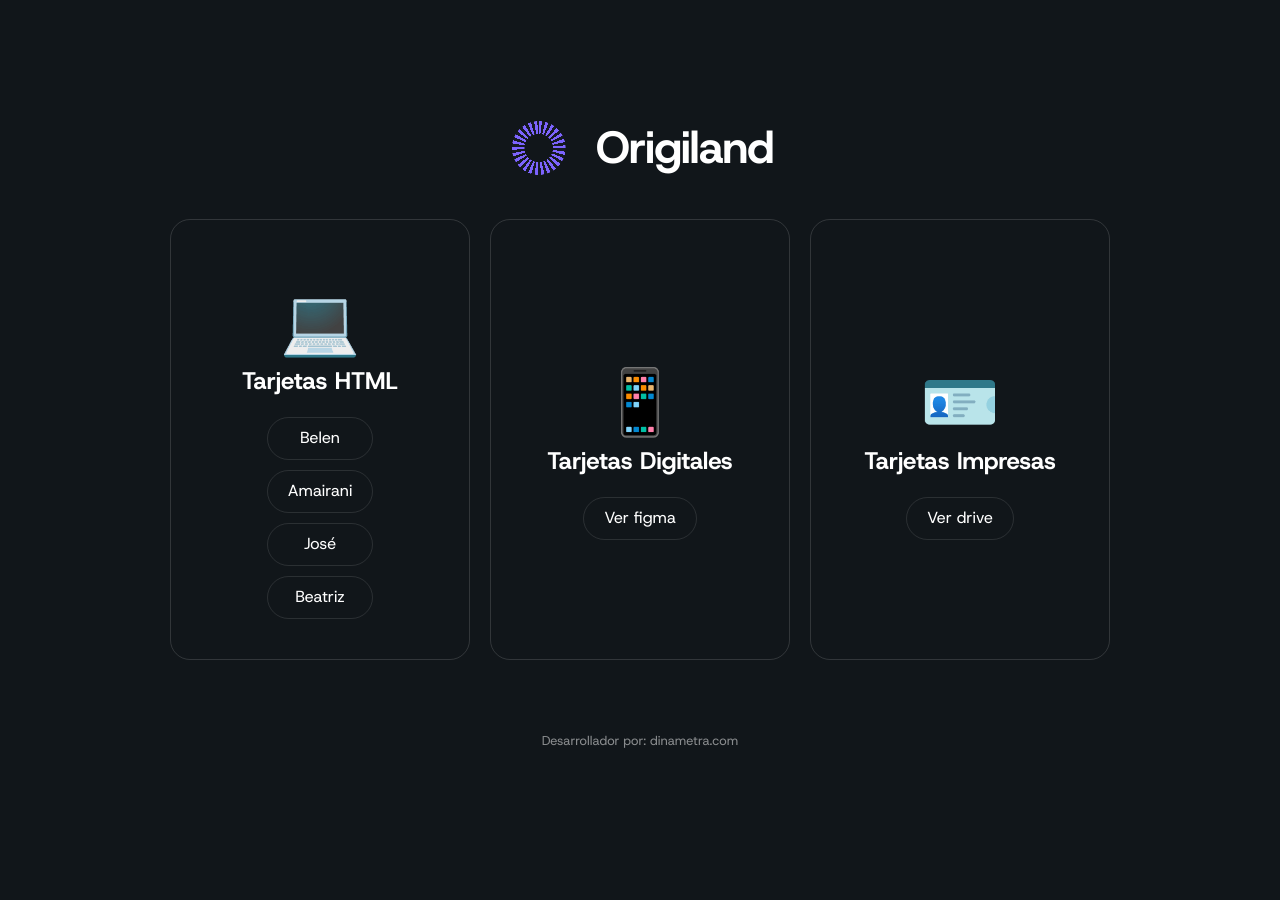
<file: index.html>
<!doctype html>
<html lang="es">
  <head>
    <meta charset="utf-8" />
    <meta
      name="viewport"
      content="width=device-width, initial-scale=1, viewport-fit=cover"
    />
    <meta name="theme-color" content="#150A31" />
    <title>Origiland Tarjetas</title>
    <link rel="preconnect" href="https://fonts.googleapis.com" />
    <link rel="preconnect" href="https://fonts.gstatic.com" crossorigin />
    <link
      href="https://fonts.googleapis.com/css2?family=Host+Grotesk:wght@300;400;500;600;700&display=swap"
      rel="stylesheet"
    />
    <link rel="stylesheet" href="styles.css" />
    <script src="script.js" defer></script>
    <link rel="shortcut icon" href="assets/favicon.png" type="image/x-icon" />
  </head>
  <body>
    <main class="cards-container">
      <a
        class="mini-brand"
        href="https://origiland.com.mx/"
        target="_blank"
        rel="noreferrer"
        aria-label="Ir al sitio de Origiland"
      >
        <span class="origin-mark tiny" aria-hidden="true"></span>
        <span>Origiland</span>
      </a>
      <section>
        <article class="card">
          <h2 class="card-title">
            <span style="font-size: 4rem">💻</span> <br />
            Tarjetas HTML
          </h2>
          <div class="card-html">
            <a href="./belen.html" target="_blank">Belen</a>
            <a href="./amairani.html" target="_blank">Amairani</a>
            <a href="./jose.html" target="_blank">José</a>
            <a href="./beatriz.html" target="_blank">Beatriz</a>
          </div>
        </article>

        <article class="card">
          <h2 class="card-title">
            <span style="font-size: 4rem">📱</span> <br />Tarjetas Digitales
          </h2>
          <a
            href="https://www.figma.com/design/gL4BXYaGdcmdQpmARrDmua/Proposal-Origiland-OB?node-id=688-2&t=wMMoI619CYyO9g0L-1"
            target="_blank"
            >Ver figma</a
          >
        </article>

        <article class="card">
          <h2 class="card-title">
            <span style="font-size: 4rem">🪪</span> <br />Tarjetas Impresas
          </h2>
          <a
            href="https://drive.google.com/drive/folders/1bczCF8CFffiXGSwT5ytkJfFt0rEeqXW8?usp=drive_link"
            target="_blank"
            >Ver drive</a
          >
        </article>
      </section>
      <section>
        <p style="font-size: 0.8rem; opacity: 0.5">
          Desarrollador por:
          <a href="https://dinametra.com" target="_blank">dinametra.com</a>
        </p>
      </section>
    </main>
  </body>
</html>
</file>
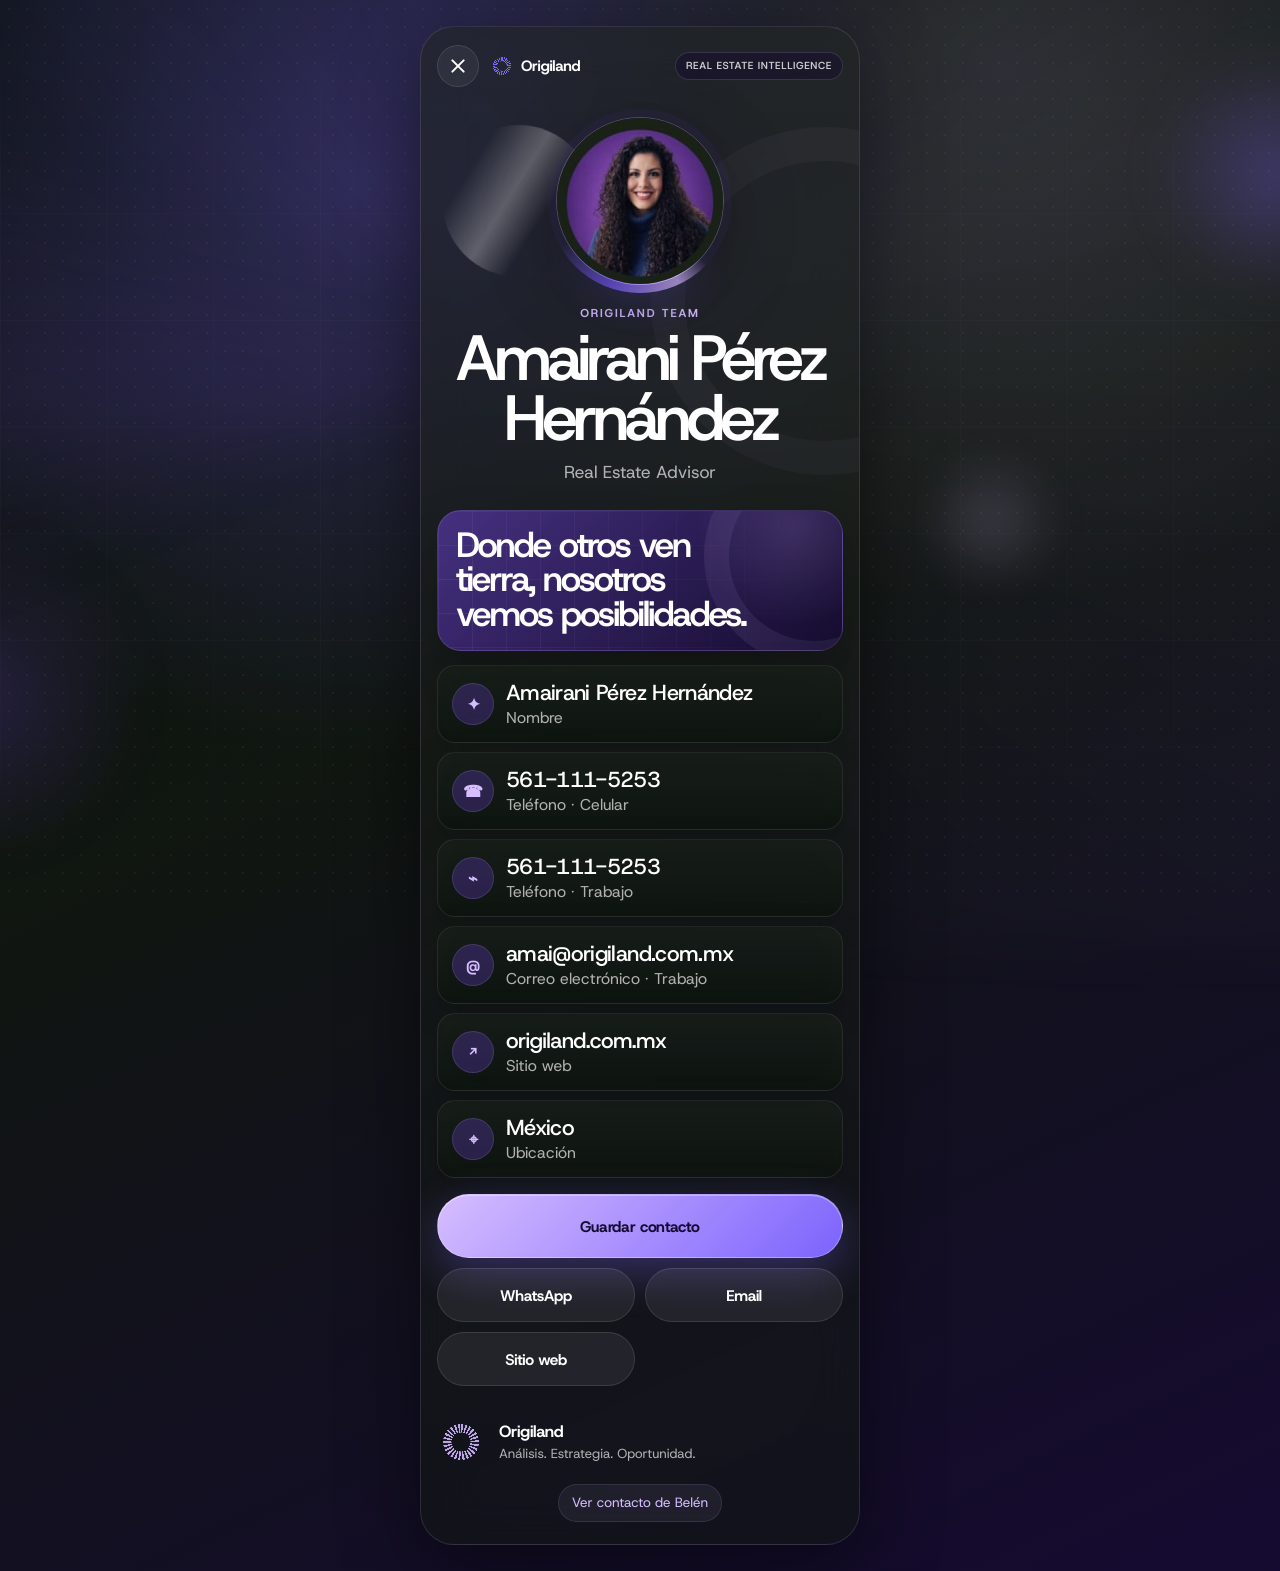
<file: amairani.html>
<!doctype html>
<html lang="es">
  <head>
    <meta charset="utf-8" />
    <meta
      name="viewport"
      content="width=device-width, initial-scale=1, viewport-fit=cover"
    />
    <meta name="theme-color" content="#150A31" />
    <title>Amairani Pérez Hernández | Origiland</title>
    <link rel="preconnect" href="https://fonts.googleapis.com" />
    <link rel="preconnect" href="https://fonts.gstatic.com" crossorigin />
    <link
      href="https://fonts.googleapis.com/css2?family=Host+Grotesk:wght@300;400;500;600;700&display=swap"
      rel="stylesheet"
    />
    <link rel="stylesheet" href="styles.css" />
    <script src="script.js" defer></script>
    <link rel="shortcut icon" href="assets/favicon.png" type="image/x-icon" />
  </head>
  <body>
    <main
      class="contact-screen persona-amairani"
      data-name="Amairani Pérez Hernández"
      data-first-name="Amairani"
      data-last-name="Pérez Hernández"
      data-role="Real Estate Advisor"
      data-phone="5611115253"
      data-work-phone="5611115253"
      data-email="amai@origiland.com.mx"
      data-website="https://origiland.com.mx/"
      data-location="México"
      data-photo="assets/amairani.jpg"
    >
      <div
        class="ambient ambient-one js-parallax"
        data-depth="0.04"
        aria-hidden="true"
      ></div>
      <div
        class="ambient ambient-two js-parallax"
        data-depth="0.07"
        aria-hidden="true"
      ></div>
      <div
        class="ambient ambient-three js-parallax"
        data-depth="0.11"
        aria-hidden="true"
      ></div>
      <div class="grid-noise" aria-hidden="true"></div>

      <section
        class="digital-card"
        aria-label="Tarjeta digital de Amairani Pérez Hernández"
      >
        <header class="topbar reveal" style="--delay: 60ms">
          <a
            class="close-link js-ripple"
            href="https://origiland.com.mx/"
            aria-label="Cerrar tarjeta"
          >
            <span></span><span></span>
          </a>
          <a
            class="mini-brand"
            href="https://origiland.com.mx/"
            target="_blank"
            rel="noreferrer"
            aria-label="Ir al sitio de Origiland"
          >
            <span class="origin-mark tiny" aria-hidden="true"></span>
            <span>Origiland</span>
          </a>
          <span class="top-pill">Real Estate Intelligence</span>
        </header>

        <section class="profile hero reveal" style="--delay: 140ms">
          <div class="avatar-wrap js-tilt">
            <span class="avatar-orbit" aria-hidden="true"></span>
            <img
              src="assets/amairani.jpg"
              alt="Foto de Amairani Pérez Hernández"
              class="avatar"
            />
          </div>
          <p class="eyebrow">Origiland Team</p>
          <h1>Amairani Pérez Hernández</h1>
          <p class="role">Real Estate Advisor</p>
        </section>

        <section
          class="brand-quote reveal"
          style="--delay: 220ms"
          aria-label="Frase de marca"
        >
          <p>Donde otros ven tierra, nosotros vemos posibilidades.</p>
        </section>

        <section class="contact-list" aria-label="Datos de contacto">
          <button
            class="info-card reveal js-copy js-tilt"
            style="--delay: 280ms"
            data-copy="Amairani Pérez Hernández"
            data-toast="Nombre copiado"
            type="button"
          >
            <span class="info-icon" aria-hidden="true">✦</span>
            <span class="info-content"
              ><strong>Amairani Pérez Hernández</strong
              ><small>Nombre</small></span
            >
          </button>

          <button
            class="info-card reveal js-copy js-tilt"
            style="--delay: 340ms"
            data-copy="561-111-5253"
            data-toast="Teléfono copiado"
            type="button"
          >
            <span class="info-icon" aria-hidden="true">☎</span>
            <span class="info-content"
              ><strong>561-111-5253</strong
              ><small>Teléfono · Celular</small></span
            >
          </button>

          <button
            class="info-card reveal js-copy js-tilt"
            style="--delay: 400ms"
            data-copy="561-111-5253"
            data-toast="Teléfono copiado"
            type="button"
          >
            <span class="info-icon" aria-hidden="true">⌁</span>
            <span class="info-content"
              ><strong>561-111-5253</strong
              ><small>Teléfono · Trabajo</small></span
            >
          </button>

          <button
            class="info-card reveal js-copy js-tilt"
            style="--delay: 460ms"
            data-copy="amai@origiland.com.mx"
            data-toast="Correo copiado"
            type="button"
          >
            <span class="info-icon" aria-hidden="true">@</span>
            <span class="info-content"
              ><strong>amai@origiland.com.mx</strong
              ><small>Correo electrónico · Trabajo</small></span
            >
          </button>

          <a
            class="info-card reveal js-tilt"
            style="--delay: 520ms"
            href="https://origiland.com.mx/"
            target="_blank"
            rel="noreferrer"
          >
            <span class="info-icon" aria-hidden="true">↗</span>
            <span class="info-content"
              ><strong>origiland.com.mx</strong><small>Sitio web</small></span
            >
          </a>

          <button
            class="info-card reveal js-copy js-tilt"
            style="--delay: 580ms"
            data-copy="México"
            data-toast="Ubicación copiada"
            type="button"
          >
            <span class="info-icon" aria-hidden="true">⌖</span>
            <span class="info-content"
              ><strong>México</strong><small>Ubicación</small></span
            >
          </button>
        </section>

        <section
          class="actions reveal"
          style="--delay: 640ms"
          aria-label="Acciones principales"
        >
          <button
            class="action primary js-save-vcard js-ripple"
            type="button"
            aria-label="Guardar contacto de Amairani Pérez Hernández"
          >
            <span>Guardar contacto</span>
          </button>
          <a
            class="action js-whatsapp js-ripple"
            href="#"
            target="_blank"
            rel="noreferrer"
            aria-label="Enviar WhatsApp a Amairani Pérez Hernández"
            >WhatsApp</a
          >
          <a
            class="action js-mail js-ripple"
            href="mailto:amai@origiland.com.mx"
            aria-label="Enviar correo a Amairani Pérez Hernández"
            >Email</a
          >
          <a
            class="action js-website js-ripple"
            href="https://origiland.com.mx/"
            target="_blank"
            rel="noreferrer"
            aria-label="Abrir sitio web de Origiland"
            >Sitio web</a
          >
        </section>

        <footer class="card-footer reveal" style="--delay: 720ms">
          <span class="origin-mark footer-mark" aria-hidden="true"></span>
          <div>
            <strong>Origiland</strong>
            <small>Análisis. Estrategia. Oportunidad.</small>
          </div>
          <a class="switch-link" href="belen.html">Ver contacto de Belén</a>
        </footer>
      </section>

      <div class="toast" role="status" aria-live="polite"></div>
    </main>
  </body>
</html>
</file>
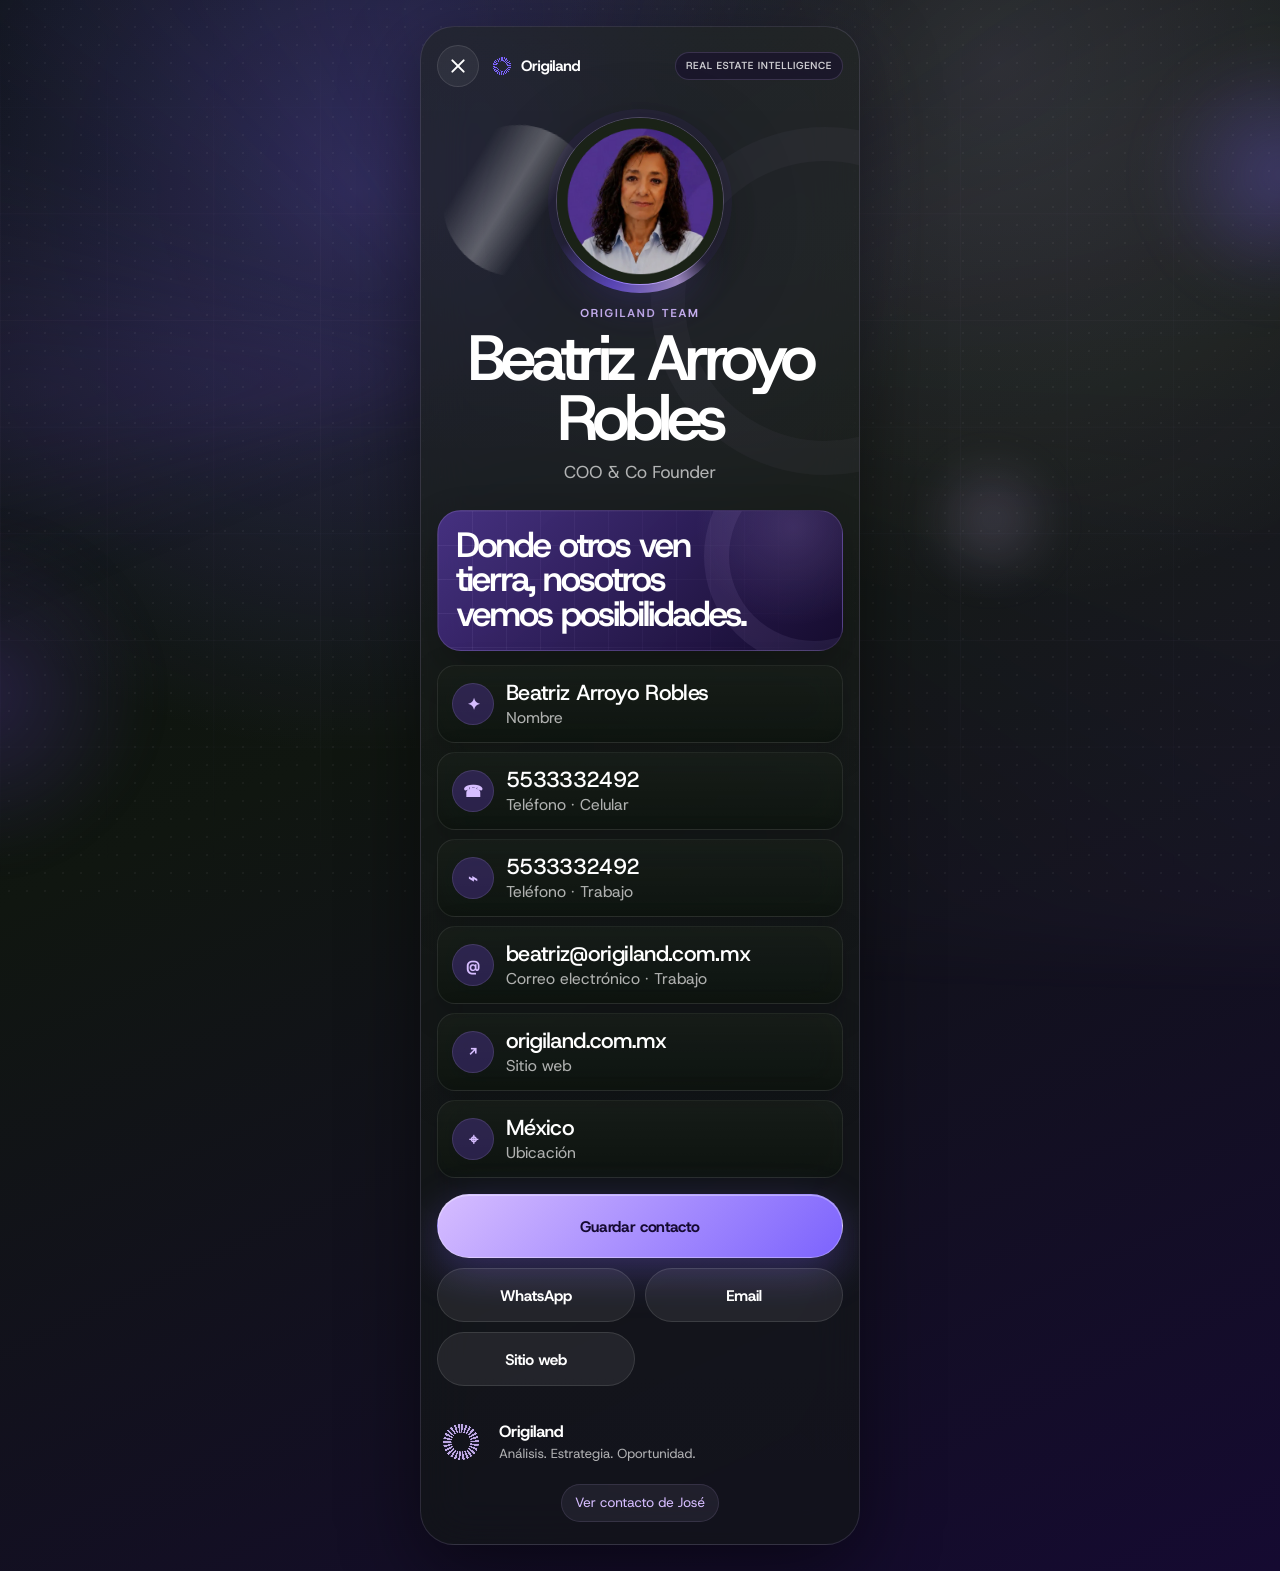
<file: beatriz.html>
<!doctype html>
<html lang="es">
  <head>
    <meta charset="utf-8" />
    <meta
      name="viewport"
      content="width=device-width, initial-scale=1, viewport-fit=cover"
    />
    <meta name="theme-color" content="#150A31" />
    <title>Beatriz Arroyo Robles | Origiland</title>
    <link rel="preconnect" href="https://fonts.googleapis.com" />
    <link rel="preconnect" href="https://fonts.gstatic.com" crossorigin />
    <link
      href="https://fonts.googleapis.com/css2?family=Host+Grotesk:wght@300;400;500;600;700&display=swap"
      rel="stylesheet"
    />
    <link rel="stylesheet" href="styles.css" />
    <script src="script.js" defer></script>
    <link rel="shortcut icon" href="assets/favicon.png" type="image/x-icon" />
  </head>
  <body>
    <main
      class="contact-screen persona-beatriz"
      data-name="Beatriz Arroyo Robles"
      data-first-name="Beatriz"
      data-last-name="Arroyo Robles"
      data-role="COO & Co Founder"
      data-phone="5533332492"
      data-work-phone="5533332492"
      data-email="beatriz@origiland.com.mx"
      data-website="https://origiland.com.mx/"
      data-location="México"
      data-photo="assets/beatriz.jpg"
    >
      <div
        class="ambient ambient-one js-parallax"
        data-depth="0.04"
        aria-hidden="true"
      ></div>
      <div
        class="ambient ambient-two js-parallax"
        data-depth="0.07"
        aria-hidden="true"
      ></div>
      <div
        class="ambient ambient-three js-parallax"
        data-depth="0.11"
        aria-hidden="true"
      ></div>
      <div class="grid-noise" aria-hidden="true"></div>

      <section
        class="digital-card"
        aria-label="Tarjeta digital de Beatriz Arroyo Robles"
      >
        <header class="topbar reveal" style="--delay: 60ms">
          <a
            class="close-link js-ripple"
            href="https://origiland.com.mx/"
            aria-label="Cerrar tarjeta"
          >
            <span></span><span></span>
          </a>
          <a
            class="mini-brand"
            href="https://origiland.com.mx/"
            target="_blank"
            rel="noreferrer"
            aria-label="Ir al sitio de Origiland"
          >
            <span class="origin-mark tiny" aria-hidden="true"></span>
            <span>Origiland</span>
          </a>
          <span class="top-pill">Real Estate Intelligence</span>
        </header>

        <section class="profile hero reveal" style="--delay: 140ms">
          <div class="avatar-wrap js-tilt">
            <span class="avatar-orbit" aria-hidden="true"></span>
            <img
              src="assets/beatriz.jpg"
              alt="Foto de Beatriz Arroyo Robles"
              class="avatar"
            />
          </div>
          <p class="eyebrow">Origiland Team</p>
          <h1>Beatriz Arroyo Robles</h1>
          <p class="role">COO & Co Founder</p>
        </section>

        <section
          class="brand-quote reveal"
          style="--delay: 220ms"
          aria-label="Frase de marca"
        >
          <p>Donde otros ven tierra, nosotros vemos posibilidades.</p>
        </section>

        <section class="contact-list" aria-label="Datos de contacto">
          <button
            class="info-card reveal js-copy js-tilt"
            style="--delay: 280ms"
            data-copy="Beatriz Arroyo Robles"
            data-toast="Nombre copiado"
            type="button"
          >
            <span class="info-icon" aria-hidden="true">✦</span>
            <span class="info-content"
              ><strong>Beatriz Arroyo Robles</strong><small>Nombre</small></span
            >
          </button>

          <button
            class="info-card reveal js-copy js-tilt"
            style="--delay: 340ms"
            data-copy="5533332492"
            data-toast="Teléfono copiado"
            type="button"
          >
            <span class="info-icon" aria-hidden="true">☎</span>
            <span class="info-content"
              ><strong>5533332492</strong
              ><small>Teléfono · Celular</small></span
            >
          </button>

          <button
            class="info-card reveal js-copy js-tilt"
            style="--delay: 400ms"
            data-copy="5533332492"
            data-toast="Teléfono copiado"
            type="button"
          >
            <span class="info-icon" aria-hidden="true">⌁</span>
            <span class="info-content"
              ><strong>5533332492</strong
              ><small>Teléfono · Trabajo</small></span
            >
          </button>

          <button
            class="info-card reveal js-copy js-tilt"
            style="--delay: 460ms"
            data-copy="beatriz@origiland.com.mx"
            data-toast="Correo copiado"
            type="button"
          >
            <span class="info-icon" aria-hidden="true">@</span>
            <span class="info-content"
              ><strong>beatriz@origiland.com.mx</strong
              ><small>Correo electrónico · Trabajo</small></span
            >
          </button>

          <a
            class="info-card reveal js-tilt"
            style="--delay: 520ms"
            href="https://origiland.com.mx/"
            target="_blank"
            rel="noreferrer"
          >
            <span class="info-icon" aria-hidden="true">↗</span>
            <span class="info-content"
              ><strong>origiland.com.mx</strong><small>Sitio web</small></span
            >
          </a>

          <button
            class="info-card reveal js-copy js-tilt"
            style="--delay: 580ms"
            data-copy="México"
            data-toast="Ubicación copiada"
            type="button"
          >
            <span class="info-icon" aria-hidden="true">⌖</span>
            <span class="info-content"
              ><strong>México</strong><small>Ubicación</small></span
            >
          </button>
        </section>

        <section
          class="actions reveal"
          style="--delay: 640ms"
          aria-label="Acciones principales"
        >
          <button
            class="action primary js-save-vcard js-ripple"
            type="button"
            aria-label="Guardar contacto de Beatriz Arroyo Robles"
          >
            <span>Guardar contacto</span>
          </button>
          <a
            class="action js-whatsapp js-ripple"
            href="#"
            target="_blank"
            rel="noreferrer"
            aria-label="Enviar WhatsApp a Beatriz Arroyo Robles"
            >WhatsApp</a
          >
          <a
            class="action js-mail js-ripple"
            href="mailto:beatriz@origiland.com.mx"
            aria-label="Enviar correo a Beatriz Arroyo Robles"
            >Email</a
          >
          <a
            class="action js-website js-ripple"
            href="https://origiland.com.mx/"
            target="_blank"
            rel="noreferrer"
            aria-label="Abrir sitio web de Origiland"
            >Sitio web</a
          >
        </section>

        <footer class="card-footer reveal" style="--delay: 720ms">
          <span class="origin-mark footer-mark" aria-hidden="true"></span>
          <div>
            <strong>Origiland</strong>
            <small>Análisis. Estrategia. Oportunidad.</small>
          </div>
          <a class="switch-link" href="jose.html">Ver contacto de José</a>
        </footer>
      </section>

      <div class="toast" role="status" aria-live="polite"></div>
    </main>
  </body>
</html>
</file>
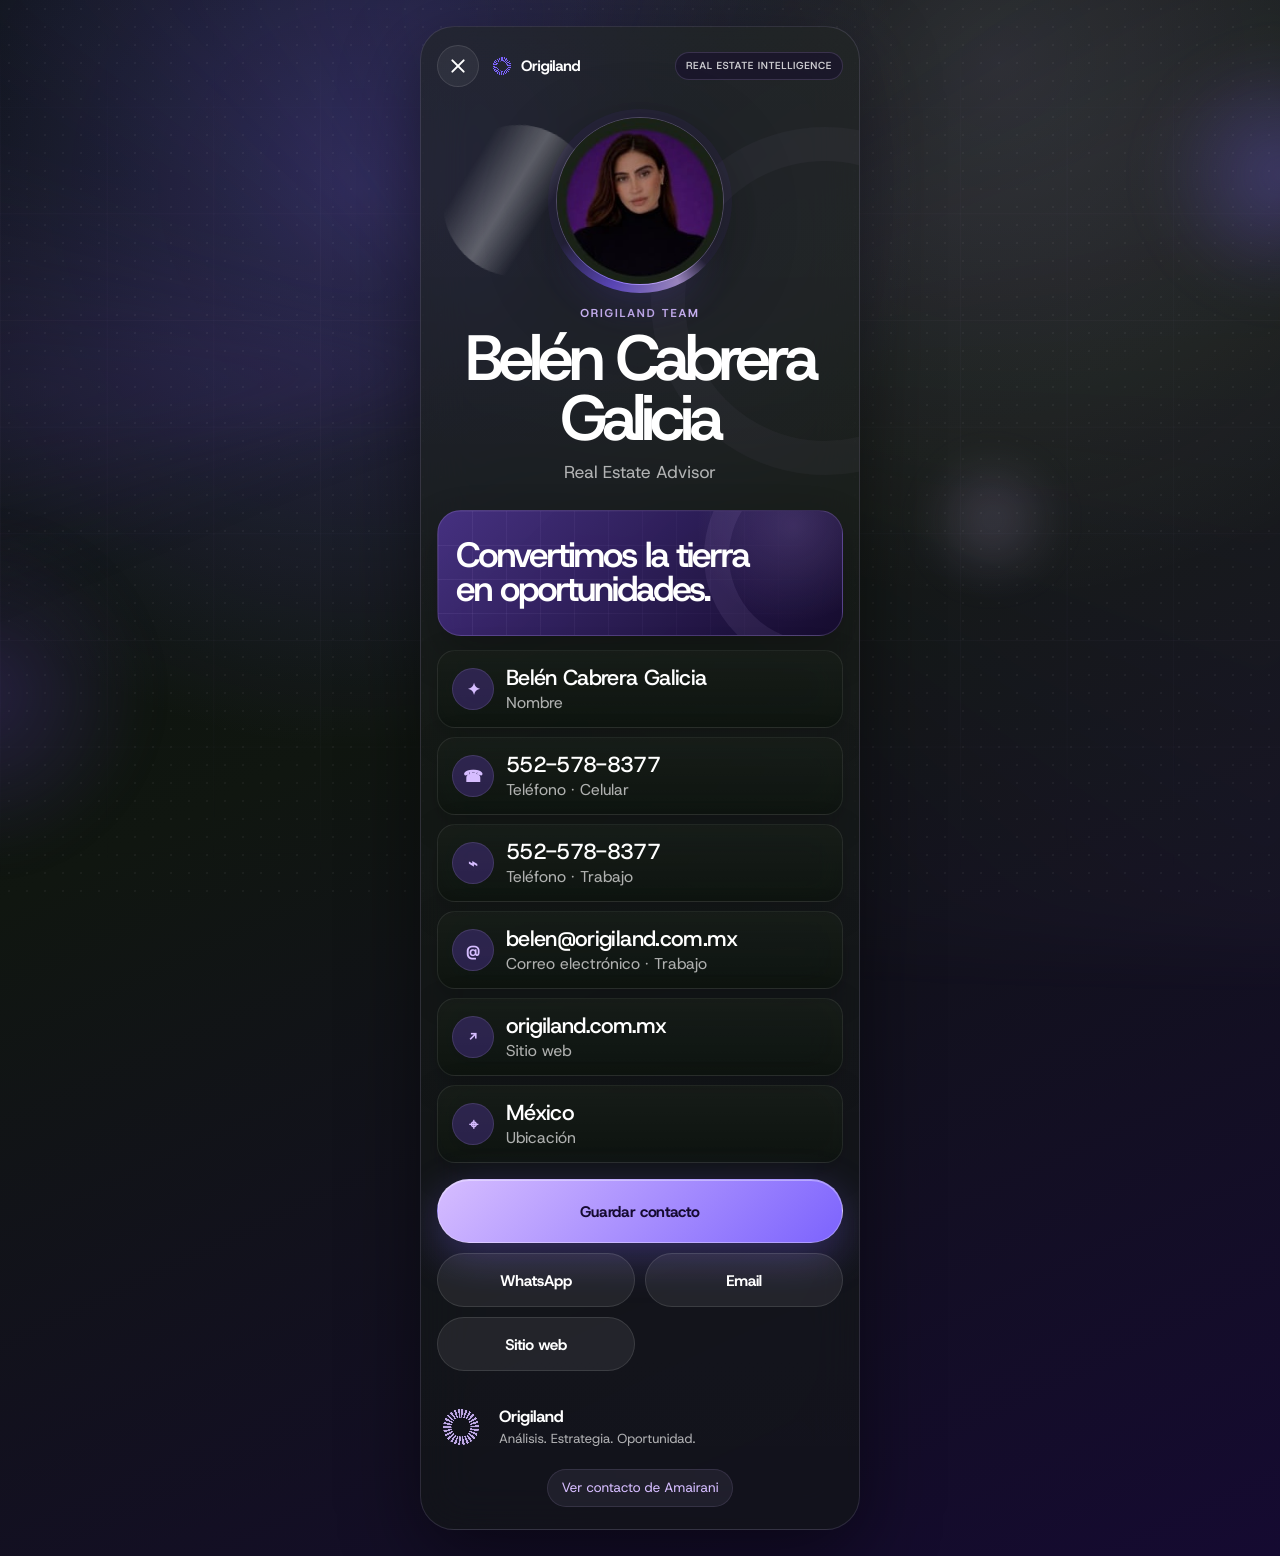
<file: belen.html>
<!doctype html>
<html lang="es">
<head>
  <meta charset="utf-8" />
  <meta name="viewport" content="width=device-width, initial-scale=1, viewport-fit=cover" />
  <meta name="theme-color" content="#150A31" />
  <title>Belén Cabrera Galicia | Origiland</title>
  <link rel="preconnect" href="https://fonts.googleapis.com" />
  <link rel="preconnect" href="https://fonts.gstatic.com" crossorigin />
  <link href="https://fonts.googleapis.com/css2?family=Host+Grotesk:wght@300;400;500;600;700&display=swap" rel="stylesheet" />
  <link rel="stylesheet" href="styles.css" />
  <script src="script.js" defer></script>
  <link rel="shortcut icon" href="assets/favicon.png" type="image/x-icon">
</head>
<body>
  <main
    class="contact-screen persona-belen"
    data-name="Belén Cabrera Galicia"
    data-first-name="Belén"
    data-last-name="Cabrera Galicia"
    data-role="Real Estate Advisor"
    data-phone="5525788377"
    data-work-phone="5525788377"
    data-email="belen@origiland.com.mx"
    data-website="https://origiland.com.mx/"
    data-location="México"
    data-photo="assets/belen.jpg"
  >
    <div class="ambient ambient-one js-parallax" data-depth="0.04" aria-hidden="true"></div>
    <div class="ambient ambient-two js-parallax" data-depth="0.07" aria-hidden="true"></div>
    <div class="ambient ambient-three js-parallax" data-depth="0.11" aria-hidden="true"></div>
    <div class="grid-noise" aria-hidden="true"></div>

    <section class="digital-card" aria-label="Tarjeta digital de Belén Cabrera Galicia">
      <header class="topbar reveal" style="--delay: 60ms">
        <a class="close-link js-ripple" href="https://origiland.com.mx/" aria-label="Cerrar tarjeta">
          <span></span><span></span>
        </a>
        <a class="mini-brand" href="https://origiland.com.mx/" target="_blank" rel="noreferrer" aria-label="Ir al sitio de Origiland">
          <span class="origin-mark tiny" aria-hidden="true"></span>
          <span>Origiland</span>
        </a>
        <span class="top-pill">Real Estate Intelligence</span>
      </header>

      <section class="profile hero reveal" style="--delay: 140ms">
        <div class="avatar-wrap js-tilt">
          <span class="avatar-orbit" aria-hidden="true"></span>
          <img src="assets/belen.jpg" alt="Foto de Belén Cabrera Galicia" class="avatar" />
        </div>
        <p class="eyebrow">Origiland Team</p>
        <h1>Belén Cabrera Galicia</h1>
        <p class="role">Real Estate Advisor</p>
      </section>

      <section class="brand-quote reveal" style="--delay: 220ms" aria-label="Frase de marca">
        <p>Convertimos la tierra en oportunidades.</p>
      </section>

      <section class="contact-list" aria-label="Datos de contacto">
        <button class="info-card reveal js-copy js-tilt" style="--delay: 280ms" data-copy="Belén Cabrera Galicia" data-toast="Nombre copiado" type="button">
          <span class="info-icon" aria-hidden="true">✦</span>
          <span class="info-content"><strong>Belén Cabrera Galicia</strong><small>Nombre</small></span>
        </button>

        <button class="info-card reveal js-copy js-tilt" style="--delay: 340ms" data-copy="552-578-8377" data-toast="Teléfono copiado" type="button">
          <span class="info-icon" aria-hidden="true">☎</span>
          <span class="info-content"><strong>552-578-8377</strong><small>Teléfono · Celular</small></span>
        </button>

        <button class="info-card reveal js-copy js-tilt" style="--delay: 400ms" data-copy="552-578-8377" data-toast="Teléfono copiado" type="button">
          <span class="info-icon" aria-hidden="true">⌁</span>
          <span class="info-content"><strong>552-578-8377</strong><small>Teléfono · Trabajo</small></span>
        </button>

        <button class="info-card reveal js-copy js-tilt" style="--delay: 460ms" data-copy="belen@origiland.com.mx" data-toast="Correo copiado" type="button">
          <span class="info-icon" aria-hidden="true">@</span>
          <span class="info-content"><strong>belen@origiland.com.mx</strong><small>Correo electrónico · Trabajo</small></span>
        </button>

        <a class="info-card reveal js-tilt" style="--delay: 520ms" href="https://origiland.com.mx/" target="_blank" rel="noreferrer">
          <span class="info-icon" aria-hidden="true">↗</span>
          <span class="info-content"><strong>origiland.com.mx</strong><small>Sitio web</small></span>
        </a>

        <button class="info-card reveal js-copy js-tilt" style="--delay: 580ms" data-copy="México" data-toast="Ubicación copiada" type="button">
          <span class="info-icon" aria-hidden="true">⌖</span>
          <span class="info-content"><strong>México</strong><small>Ubicación</small></span>
        </button>
      </section>

      <section class="actions reveal" style="--delay: 640ms" aria-label="Acciones principales">
        <button class="action primary js-save-vcard js-ripple" type="button" aria-label="Guardar contacto de Belén Cabrera Galicia">
          <span>Guardar contacto</span>
        </button>
        <a class="action js-whatsapp js-ripple" href="#" target="_blank" rel="noreferrer" aria-label="Enviar WhatsApp a Belén Cabrera Galicia">WhatsApp</a>
        <a class="action js-mail js-ripple" href="mailto:belen@origiland.com.mx" aria-label="Enviar correo a Belén Cabrera Galicia">Email</a>
        <a class="action js-website js-ripple" href="https://origiland.com.mx/" target="_blank" rel="noreferrer" aria-label="Abrir sitio web de Origiland">Sitio web</a>
      </section>

      <footer class="card-footer reveal" style="--delay: 720ms">
        <span class="origin-mark footer-mark" aria-hidden="true"></span>
        <div>
          <strong>Origiland</strong>
          <small>Análisis. Estrategia. Oportunidad.</small>
        </div>
        <a class="switch-link" href="amairani.html">Ver contacto de Amairani</a>
      </footer>
    </section>

    <div class="toast" role="status" aria-live="polite"></div>
  </main>
</body>
</html>
</file>
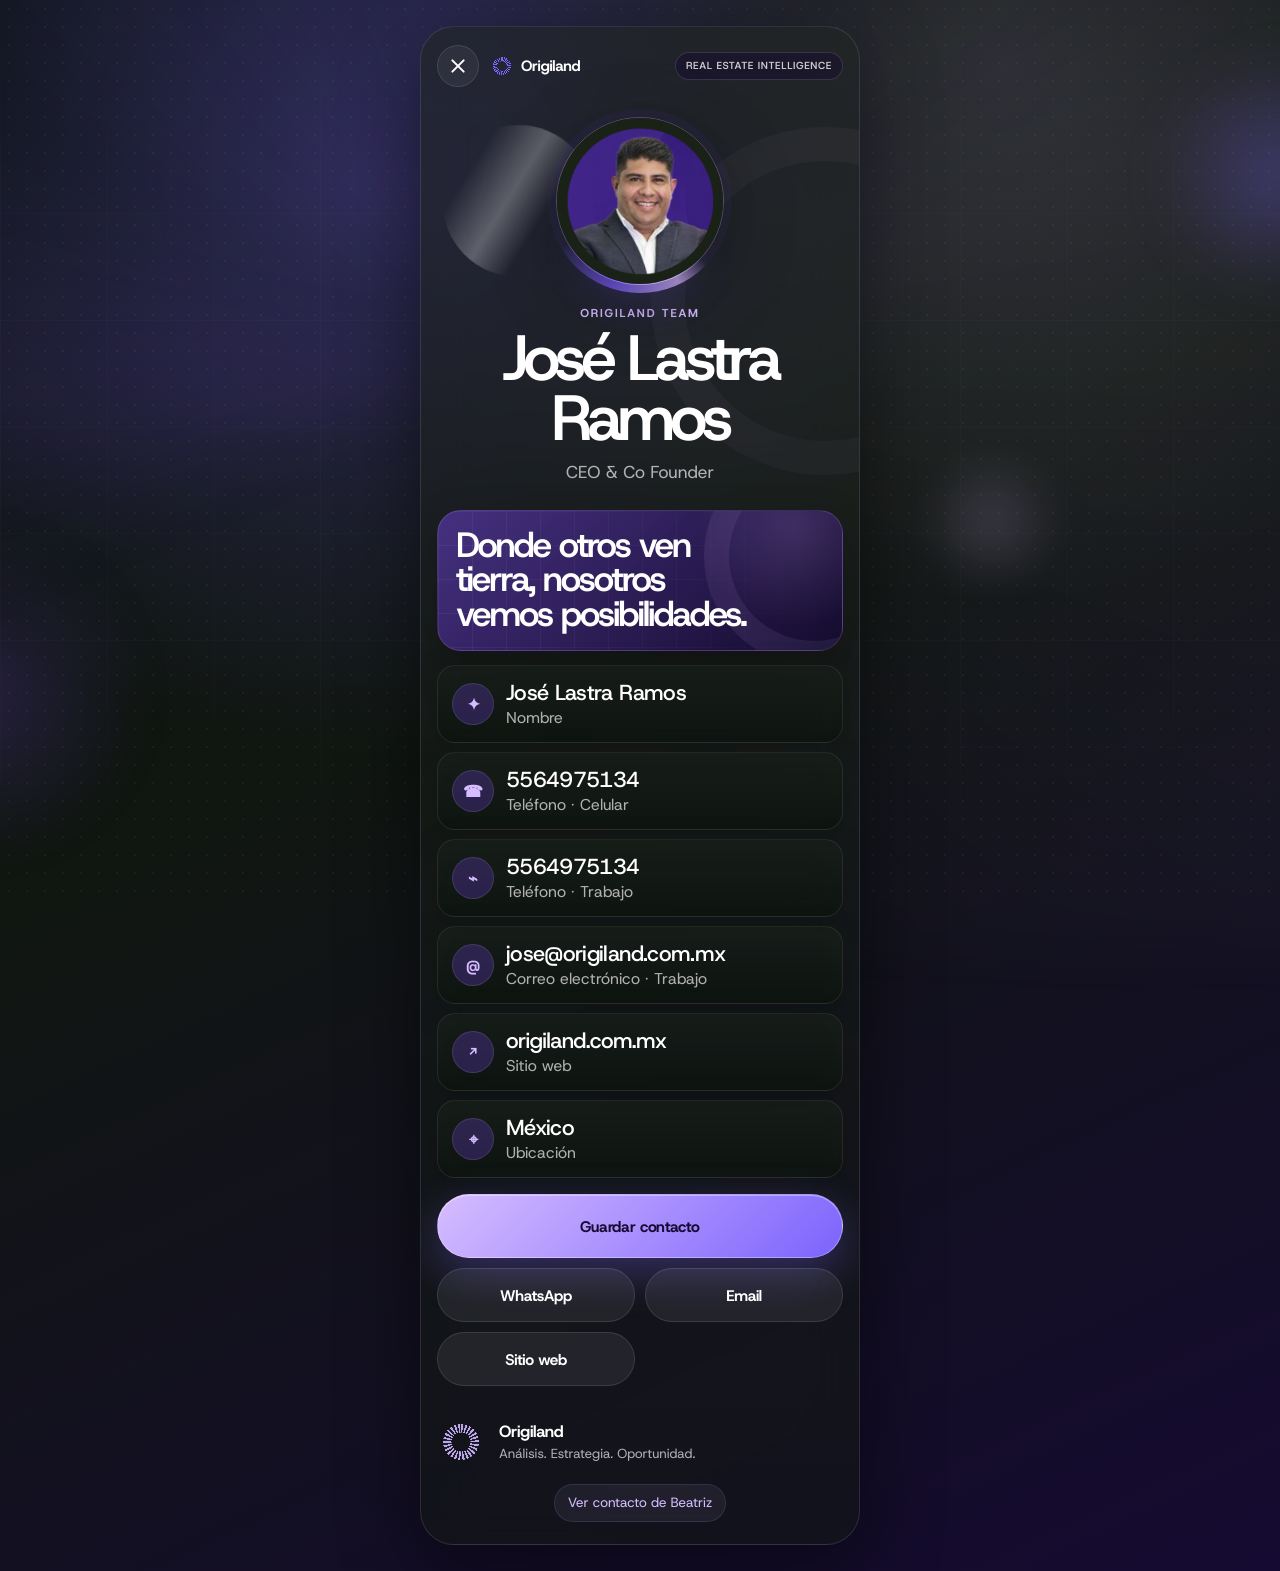
<file: jose.html>
<!doctype html>
<html lang="es">
  <head>
    <meta charset="utf-8" />
    <meta
      name="viewport"
      content="width=device-width, initial-scale=1, viewport-fit=cover"
    />
    <meta name="theme-color" content="#150A31" />
    <title>José Lastra Ramos | Origiland</title>
    <link rel="preconnect" href="https://fonts.googleapis.com" />
    <link rel="preconnect" href="https://fonts.gstatic.com" crossorigin />
    <link
      href="https://fonts.googleapis.com/css2?family=Host+Grotesk:wght@300;400;500;600;700&display=swap"
      rel="stylesheet"
    />
    <link rel="stylesheet" href="styles.css" />
    <script src="script.js" defer></script>
    <link rel="shortcut icon" href="assets/favicon.png" type="image/x-icon" />
  </head>
  <body>
    <main
      class="contact-screen persona-jose"
      data-name="José Lastra Ramos"
      data-first-name="José"
      data-last-name="Lastra Ramos"
      data-role="CEO & Co Founder"
      data-phone="5564975134"
      data-work-phone="5564975134"
      data-email="jose@origiland.com.mx"
      data-website="https://origiland.com.mx/"
      data-location="México"
      data-photo="assets/jose.jpg"
    >
      <div
        class="ambient ambient-one js-parallax"
        data-depth="0.04"
        aria-hidden="true"
      ></div>
      <div
        class="ambient ambient-two js-parallax"
        data-depth="0.07"
        aria-hidden="true"
      ></div>
      <div
        class="ambient ambient-three js-parallax"
        data-depth="0.11"
        aria-hidden="true"
      ></div>
      <div class="grid-noise" aria-hidden="true"></div>

      <section
        class="digital-card"
        aria-label="Tarjeta digital de José Lastra Ramos"
      >
        <header class="topbar reveal" style="--delay: 60ms">
          <a
            class="close-link js-ripple"
            href="https://origiland.com.mx/"
            aria-label="Cerrar tarjeta"
          >
            <span></span><span></span>
          </a>
          <a
            class="mini-brand"
            href="https://origiland.com.mx/"
            target="_blank"
            rel="noreferrer"
            aria-label="Ir al sitio de Origiland"
          >
            <span class="origin-mark tiny" aria-hidden="true"></span>
            <span>Origiland</span>
          </a>
          <span class="top-pill">Real Estate Intelligence</span>
        </header>

        <section class="profile hero reveal" style="--delay: 140ms">
          <div class="avatar-wrap js-tilt">
            <span class="avatar-orbit" aria-hidden="true"></span>
            <img
              src="assets/jose.jpg"
              alt="Foto de José Lastra Ramos"
              class="avatar"
            />
          </div>
          <p class="eyebrow">Origiland Team</p>
          <h1>José Lastra Ramos</h1>
          <p class="role">CEO & Co Founder</p>
        </section>

        <section
          class="brand-quote reveal"
          style="--delay: 220ms"
          aria-label="Frase de marca"
        >
          <p>Donde otros ven tierra, nosotros vemos posibilidades.</p>
        </section>

        <section class="contact-list" aria-label="Datos de contacto">
          <button
            class="info-card reveal js-copy js-tilt"
            style="--delay: 280ms"
            data-copy="José Lastra Ramos"
            data-toast="Nombre copiado"
            type="button"
          >
            <span class="info-icon" aria-hidden="true">✦</span>
            <span class="info-content"
              ><strong>José Lastra Ramos</strong><small>Nombre</small></span
            >
          </button>

          <button
            class="info-card reveal js-copy js-tilt"
            style="--delay: 340ms"
            data-copy="5564975134"
            data-toast="Teléfono copiado"
            type="button"
          >
            <span class="info-icon" aria-hidden="true">☎</span>
            <span class="info-content"
              ><strong>5564975134</strong
              ><small>Teléfono · Celular</small></span
            >
          </button>

          <button
            class="info-card reveal js-copy js-tilt"
            style="--delay: 400ms"
            data-copy="5564975134"
            data-toast="Teléfono copiado"
            type="button"
          >
            <span class="info-icon" aria-hidden="true">⌁</span>
            <span class="info-content"
              ><strong>5564975134</strong
              ><small>Teléfono · Trabajo</small></span
            >
          </button>

          <button
            class="info-card reveal js-copy js-tilt"
            style="--delay: 460ms"
            data-copy="jose@origiland.com.mx"
            data-toast="Correo copiado"
            type="button"
          >
            <span class="info-icon" aria-hidden="true">@</span>
            <span class="info-content"
              ><strong>jose@origiland.com.mx</strong
              ><small>Correo electrónico · Trabajo</small></span
            >
          </button>

          <a
            class="info-card reveal js-tilt"
            style="--delay: 520ms"
            href="https://origiland.com.mx/"
            target="_blank"
            rel="noreferrer"
          >
            <span class="info-icon" aria-hidden="true">↗</span>
            <span class="info-content"
              ><strong>origiland.com.mx</strong><small>Sitio web</small></span
            >
          </a>

          <button
            class="info-card reveal js-copy js-tilt"
            style="--delay: 580ms"
            data-copy="México"
            data-toast="Ubicación copiada"
            type="button"
          >
            <span class="info-icon" aria-hidden="true">⌖</span>
            <span class="info-content"
              ><strong>México</strong><small>Ubicación</small></span
            >
          </button>
        </section>

        <section
          class="actions reveal"
          style="--delay: 640ms"
          aria-label="Acciones principales"
        >
          <button
            class="action primary js-save-vcard js-ripple"
            type="button"
            aria-label="Guardar contacto de José Lastra Ramos"
          >
            <span>Guardar contacto</span>
          </button>
          <a
            class="action js-whatsapp js-ripple"
            href="#"
            target="_blank"
            rel="noreferrer"
            aria-label="Enviar WhatsApp a José Lastra Ramos"
            >WhatsApp</a
          >
          <a
            class="action js-mail js-ripple"
            href="mailto:jose@origiland.com.mx"
            aria-label="Enviar correo a José Lastra Ramos"
            >Email</a
          >
          <a
            class="action js-website js-ripple"
            href="https://origiland.com.mx/"
            target="_blank"
            rel="noreferrer"
            aria-label="Abrir sitio web de Origiland"
            >Sitio web</a
          >
        </section>

        <footer class="card-footer reveal" style="--delay: 720ms">
          <span class="origin-mark footer-mark" aria-hidden="true"></span>
          <div>
            <strong>Origiland</strong>
            <small>Análisis. Estrategia. Oportunidad.</small>
          </div>
          <a class="switch-link" href="beatriz.html">Ver contacto de Beatriz</a>
        </footer>
      </section>

      <div class="toast" role="status" aria-live="polite"></div>
    </main>
  </body>
</html>
</file>
<file: styles.css>
/* =====================================================
   ORIGILAND DIGITAL CONTACT CARDS
   Shared stylesheet for amairani.html and belen.html
   ===================================================== */

:root {
  --purple-light: #d6bdff;
  --medium-purple: #7c63fd;
  --origiland-purple: #52369c;
  --dark-purple: #150a31;
  --white: #ffffff;
  --light-gray: #ededed;
  --medium-gray: #a8a5ad;
  --dark-gray: #0f0f10;

  --bg: #0b1010;
  --bg-2: #11161a;
  --panel: rgba(15, 15, 16, 0.62);
  --panel-strong: rgba(21, 10, 49, 0.72);
  --line: rgba(214, 189, 255, 0.16);
  --line-strong: rgba(214, 189, 255, 0.34);
  --text: #ffffff;
  --muted: rgba(237, 237, 237, 0.72);
  --soft: rgba(237, 237, 237, 0.48);
  --shadow: 0 24px 80px rgba(0, 0, 0, 0.48);
  --radius-xl: 34px;
  --radius-lg: 24px;
  --radius-md: 18px;
  --safe-bottom: env(safe-area-inset-bottom, 0px);
  --font: "Host Grotesk", Helvetica, Arial, sans-serif;
}

* {
  box-sizing: border-box;
}

html {
  min-height: 100%;
  background: var(--bg);
  scroll-behavior: smooth;
}

body {
  min-height: 100%;
  margin: 0;
  font-family: var(--font);
  color: var(--text);
  background: var(--bg);
  -webkit-font-smoothing: antialiased;
  text-rendering: geometricPrecision;
}

a {
  color: inherit;
  text-decoration: none;
}

button,
a {
  -webkit-tap-highlight-color: transparent;
}

button {
  border: 0;
  font: inherit;
  color: inherit;
}

.contact-screen {
  position: relative;
  isolation: isolate;
  min-height: 100svh;
  padding: max(18px, env(safe-area-inset-top)) 14px
    calc(20px + var(--safe-bottom));
  display: flex;
  justify-content: center;
  overflow: hidden;
  background:
    radial-gradient(
      circle at 28% 12%,
      rgba(124, 99, 253, 0.3),
      transparent 34%
    ),
    radial-gradient(
      circle at 78% 4%,
      rgba(214, 189, 255, 0.14),
      transparent 30%
    ),
    linear-gradient(155deg, #09100b 0%, #101610 42%, #150a31 100%);
}

.contact-screen::before {
  content: "";
  position: fixed;
  inset: 0;
  z-index: -5;
  opacity: 0.4;
  background-image:
    linear-gradient(rgba(214, 189, 255, 0.07) 1px, transparent 1px),
    linear-gradient(90deg, rgba(214, 189, 255, 0.07) 1px, transparent 1px);
  background-size: calc(100vw / 12) calc(100vw / 12);
  mask-image: linear-gradient(
    to bottom,
    transparent 0%,
    black 18%,
    black 78%,
    transparent 100%
  );
  animation: gridDrift 18s linear infinite;
}

.contact-screen::after {
  content: "";
  position: fixed;
  inset: -60px;
  z-index: -6;
  opacity: 0.42;
  background: conic-gradient(
    from 180deg at 40% 42%,
    transparent 0 18%,
    rgba(82, 54, 156, 0.4) 24%,
    transparent 32%,
    rgba(124, 99, 253, 0.22) 48%,
    transparent 60%,
    rgba(214, 189, 255, 0.12) 70%,
    transparent 100%
  );
  filter: blur(32px);
  animation: auroraSpin 26s linear infinite;
}

.ambient {
  position: fixed;
  z-index: -3;
  pointer-events: none;
  border-radius: 999px;
  filter: blur(18px);
  transform: translate3d(var(--mx, 0), var(--my, 0), 0);
}

.ambient-one {
  width: 260px;
  height: 260px;
  top: 5vh;
  right: -130px;
  border: 1px solid rgba(214, 189, 255, 0.18);
  background: radial-gradient(circle, rgba(124, 99, 253, 0.3), transparent 68%);
  animation: floatOne 10s ease-in-out infinite;
}

.ambient-two {
  width: 340px;
  height: 340px;
  bottom: 4vh;
  left: -190px;
  background: radial-gradient(circle, rgba(82, 54, 156, 0.34), transparent 70%);
  animation: floatTwo 13s ease-in-out infinite;
}

.ambient-three {
  width: 140px;
  height: 140px;
  top: 50%;
  left: 72%;
  background: radial-gradient(
    circle,
    rgba(214, 189, 255, 0.18),
    transparent 70%
  );
  animation: pulseHalo 7s ease-in-out infinite;
}

.grid-noise {
  position: fixed;
  inset: 0;
  z-index: -2;
  pointer-events: none;
  opacity: 0.13;
  background-image: radial-gradient(
    rgba(255, 255, 255, 0.75) 0.6px,
    transparent 0.8px
  );
  background-size: 18px 18px;
  animation: stars 8s linear infinite;
}

.digital-card {
  position: relative;
  width: min(100%, 440px);
  min-height: calc(100svh - 38px);
  padding: 16px;
  border: 1px solid rgba(214, 189, 255, 0.14);
  border-radius: var(--radius-xl);
  background:
    linear-gradient(
      180deg,
      rgba(255, 255, 255, 0.055),
      rgba(255, 255, 255, 0.018)
    ),
    rgba(10, 16, 12, 0.62);
  box-shadow: var(--shadow);
  overflow: hidden;
  backdrop-filter: blur(24px) saturate(1.15);
}

.digital-card::before {
  content: "";
  position: absolute;
  width: 280px;
  height: 280px;
  right: -140px;
  top: 100px;
  border-radius: 50%;
  border: 34px solid rgba(214, 189, 255, 0.04);
  opacity: 0.9;
  animation: slowRotate 24s linear infinite;
}

.digital-card::after {
  content: "";
  position: absolute;
  inset: 0;
  pointer-events: none;
  background: linear-gradient(
    110deg,
    transparent 0 38%,
    rgba(255, 255, 255, 0.07) 46%,
    transparent 55% 100%
  );
  transform: translateX(-120%);
  animation: pageSweep 5.8s ease-in-out 1.4s infinite;
}

.topbar,
.profile,
.brand-quote,
.contact-list,
.actions,
.card-footer {
  position: relative;
  z-index: 2;
}

.topbar {
  display: grid;
  grid-template-columns: 44px 1fr auto;
  align-items: center;
  gap: 10px;
  min-height: 46px;
}

.close-link {
  position: relative;
  width: 42px;
  height: 42px;
  display: inline-grid;
  place-items: center;
  overflow: hidden;
  border-radius: 50%;
  background: rgba(237, 237, 237, 0.06);
  border: 1px solid rgba(237, 237, 237, 0.12);
  transition:
    transform 260ms ease,
    background 260ms ease,
    border-color 260ms ease;
}

.close-link span {
  position: absolute;
  width: 18px;
  height: 2px;
  border-radius: 10px;
  background: var(--white);
}

.close-link span:first-child {
  transform: rotate(45deg);
}
.close-link span:last-child {
  transform: rotate(-45deg);
}
.close-link:hover,
.close-link:focus-visible {
  transform: scale(1.05) rotate(8deg);
  background: rgba(214, 189, 255, 0.12);
  border-color: var(--line-strong);
}

.mini-brand {
  justify-self: start;
  display: inline-flex;
  align-items: center;
  gap: 8px;
  font-size: 0.94rem;
  font-weight: 700;
  letter-spacing: -0.02em;
}

.top-pill {
  display: inline-flex;
  align-items: center;
  min-height: 28px;
  padding: 0 10px;
  border-radius: 999px;
  color: rgba(255, 255, 255, 0.78);
  font-size: 0.64rem;
  font-weight: 600;
  letter-spacing: 0.06em;
  text-transform: uppercase;
  border: 1px solid rgba(214, 189, 255, 0.16);
  background: rgba(21, 10, 49, 0.44);
  backdrop-filter: blur(14px);
}

.origin-mark {
  --mark-color: var(--medium-purple);
  display: inline-block;
  width: 42px;
  height: 42px;
  border-radius: 50%;
  background: repeating-conic-gradient(
    from 0deg,
    var(--mark-color) 0deg 7deg,
    transparent 7deg 14deg
  );
  mask: radial-gradient(
    circle,
    transparent 0 30%,
    black 31% 57%,
    transparent 58% 100%
  );
  -webkit-mask: radial-gradient(
    circle,
    transparent 0 30%,
    black 31% 57%,
    transparent 58% 100%
  );
  filter: drop-shadow(0 0 16px rgba(124, 99, 253, 0.42));
  animation: slowRotate 12s linear infinite;
}

.origin-mark.tiny {
  width: 22px;
  height: 22px;
}

.profile {
  display: grid;
  justify-items: center;
  text-align: center;
  padding: 28px 4px 18px;
}

.avatar-wrap {
  position: relative;
  width: clamp(132px, 34vw, 168px);
  height: clamp(132px, 34vw, 168px);
  display: grid;
  place-items: center;
  margin-bottom: 20px;
  transform-style: preserve-3d;
  transition: transform 280ms ease;
}

.avatar-orbit {
  position: absolute;
  inset: -8px;
  border-radius: 50%;
  background: conic-gradient(
    from 90deg,
    transparent 0 12%,
    rgba(214, 189, 255, 0.95) 18%,
    rgba(124, 99, 253, 0.9) 30%,
    transparent 42% 100%
  );
  filter: blur(0.4px) drop-shadow(0 0 24px rgba(124, 99, 253, 0.44));
  animation: avatarOrbit 4.6s cubic-bezier(0.4, 0, 0.2, 1) infinite;
}

.avatar-wrap::after {
  content: "";
  position: absolute;
  inset: 8px;
  border-radius: 50%;
  background: linear-gradient(
    110deg,
    transparent 20%,
    rgba(255, 255, 255, 0.28) 45%,
    transparent 65%
  );
  transform: translateX(-80%) rotate(12deg);
  animation: shimmer 3.4s ease-in-out infinite;
  pointer-events: none;
}

.avatar {
  position: relative;
  z-index: 1;
  width: 100%;
  height: 100%;
  object-fit: cover;
  border-radius: 50%;
  border: 1px solid rgba(214, 189, 255, 0.26);
  box-shadow:
    0 18px 70px rgba(0, 0, 0, 0.36),
    0 0 0 8px rgba(82, 54, 156, 0.12);
}

.eyebrow {
  margin: 0 0 8px;
  color: var(--purple-light);
  font-size: 0.72rem;
  font-weight: 700;
  letter-spacing: 0.16em;
  text-transform: uppercase;
}

h1 {
  margin: 0;
  max-width: 10ch;
  font-size: clamp(2.5rem, 11vw, 4rem);
  line-height: 0.93;
  letter-spacing: -0.075em;
  font-weight: 600;
  text-wrap: balance;
  animation: titleReveal 1.1s cubic-bezier(0.16, 1, 0.3, 1) both;
}

.role {
  margin: 13px 0 0;
  color: var(--muted);
  font-size: clamp(0.96rem, 4vw, 1.08rem);
}

.brand-quote {
  margin: 8px 0 14px;
  padding: 18px;
  min-height: 126px;
  display: grid;
  align-content: center;
  overflow: hidden;
  border-radius: var(--radius-lg);
  border: 1px solid rgba(214, 189, 255, 0.17);
  background:
    radial-gradient(
      circle at 88% 12%,
      rgba(214, 189, 255, 0.14),
      transparent 26%
    ),
    linear-gradient(135deg, rgba(82, 54, 156, 0.78), rgba(21, 10, 49, 0.88));
  box-shadow: 0 18px 44px rgba(0, 0, 0, 0.24);
}

.brand-quote::before {
  content: "";
  position: absolute;
  width: 170px;
  height: 170px;
  right: -82px;
  top: -65px;
  border-radius: 50%;
  border: 25px solid rgba(214, 189, 255, 0.08);
  animation: slowRotate 18s linear infinite reverse;
}

.brand-quote::after {
  content: "";
  position: absolute;
  inset: 0;
  background-image:
    linear-gradient(rgba(214, 189, 255, 0.08) 1px, transparent 1px),
    linear-gradient(90deg, rgba(214, 189, 255, 0.08) 1px, transparent 1px);
  background-size: 34px 34px;
  mask-image: linear-gradient(90deg, black, transparent);
}

.quote-index {
  position: relative;
  z-index: 1;
  width: fit-content;
  margin-bottom: 14px;
  padding: 5px 9px;
  border-radius: 999px;
  color: var(--dark-purple);
  background: var(--purple-light);
  font-size: 0.72rem;
  font-weight: 800;
}

.brand-quote p {
  position: relative;
  z-index: 1;
  margin: 0;
  font-size: clamp(1.44rem, 7vw, 2.2rem);
  line-height: 0.98;
  letter-spacing: -0.06em;
  font-weight: 600;
  text-wrap: balance;
}

.contact-list {
  display: grid;
  gap: 9px;
}

.info-card {
  position: relative;
  width: 100%;
  display: grid;
  grid-template-columns: 42px 1fr;
  align-items: center;
  gap: 12px;
  min-height: 78px;
  padding: 14px;
  overflow: hidden;
  text-align: left;
  cursor: pointer;
  border-radius: var(--radius-md);
  border: 1px solid rgba(237, 237, 237, 0.085);
  background:
    linear-gradient(
      180deg,
      rgba(255, 255, 255, 0.05),
      rgba(255, 255, 255, 0.015)
    ),
    rgba(7, 15, 9, 0.72);
  box-shadow: 0 10px 34px rgba(0, 0, 0, 0.18);
  backdrop-filter: blur(18px);
  transition:
    transform 260ms ease,
    border-color 260ms ease,
    background 260ms ease,
    box-shadow 260ms ease;
}

.info-card::before {
  content: "";
  position: absolute;
  inset: 0;
  opacity: 0;
  background: radial-gradient(
    circle at var(--x, 50%) var(--y, 50%),
    rgba(214, 189, 255, 0.22),
    transparent 32%
  );
  transition: opacity 240ms ease;
}

.info-card:hover,
.info-card:focus-visible {
  transform: translateY(-2px) scale(1.01);
  border-color: rgba(214, 189, 255, 0.32);
  box-shadow:
    0 16px 44px rgba(0, 0, 0, 0.25),
    0 0 0 1px rgba(124, 99, 253, 0.12);
  background:
    linear-gradient(
      180deg,
      rgba(214, 189, 255, 0.075),
      rgba(255, 255, 255, 0.018)
    ),
    rgba(13, 18, 15, 0.82);
}

.info-card:hover::before,
.info-card:focus-visible::before {
  opacity: 1;
}

.info-icon {
  position: relative;
  z-index: 1;
  width: 42px;
  height: 42px;
  display: grid;
  place-items: center;
  border-radius: 50%;
  color: var(--purple-light);
  background: rgba(82, 54, 156, 0.42);
  border: 1px solid rgba(214, 189, 255, 0.14);
  font-weight: 700;
}

.info-content {
  position: relative;
  z-index: 1;
  display: grid;
  gap: 4px;
  min-width: 0;
}

.info-content strong {
  font-size: clamp(1.05rem, 4.8vw, 1.36rem);
  line-height: 1.05;
  font-weight: 500;
  letter-spacing: -0.03em;
  overflow-wrap: anywhere;
}

.info-content small {
  color: var(--muted);
  font-size: clamp(0.84rem, 3.4vw, 0.98rem);
  line-height: 1.1;
}

.actions {
  display: grid;
  grid-template-columns: repeat(2, minmax(0, 1fr));
  gap: 10px;
  margin-top: 16px;
}

.action {
  position: relative;
  min-height: 54px;
  display: inline-grid;
  place-items: center;
  overflow: hidden;
  padding: 0 14px;
  border-radius: 999px;
  cursor: pointer;
  text-align: center;
  color: var(--white);
  background: rgba(237, 237, 237, 0.075);
  border: 1px solid rgba(237, 237, 237, 0.12);
  font-size: 0.96rem;
  font-weight: 700;
  letter-spacing: -0.02em;
  transition:
    transform 220ms ease,
    box-shadow 220ms ease,
    background 220ms ease,
    border-color 220ms ease;
}

.action.primary {
  grid-column: 1 / -1;
  min-height: 64px;
  color: var(--dark-purple);
  background: linear-gradient(
    135deg,
    var(--purple-light),
    var(--medium-purple)
  );
  border-color: rgba(255, 255, 255, 0.28);
  box-shadow:
    0 14px 44px rgba(124, 99, 253, 0.32),
    inset 0 1px 0 rgba(255, 255, 255, 0.36);
}

.action:hover,
.action:focus-visible {
  transform: translateY(-2px) scale(1.012);
  border-color: rgba(214, 189, 255, 0.32);
  box-shadow:
    0 16px 40px rgba(0, 0, 0, 0.28),
    0 0 30px rgba(124, 99, 253, 0.14);
}

.action:active {
  transform: translateY(1px) scale(0.985);
}

.ripple {
  position: absolute;
  width: 24px;
  height: 24px;
  border-radius: 50%;
  transform: translate(-50%, -50%) scale(0);
  background: rgba(255, 255, 255, 0.45);
  pointer-events: none;
  animation: ripple 680ms ease-out forwards;
}

.card-footer {
  display: grid;
  grid-template-columns: 48px 1fr;
  gap: 12px;
  align-items: center;
  margin: 18px 0 2px;
  padding: 16px 2px 4px;
}

.footer-mark {
  --mark-color: var(--purple-light);
  width: 44px;
  height: 44px;
  opacity: 0.88;
}

.card-footer strong,
.card-footer small,
.switch-link {
  display: block;
}

.card-footer strong {
  font-size: 1.02rem;
  letter-spacing: -0.02em;
}

.card-footer small {
  margin-top: 3px;
  color: var(--muted);
  font-size: 0.82rem;
}

.switch-link {
  grid-column: 1 / -1;
  width: fit-content;
  margin: 8px auto 0;
  padding: 9px 13px;
  border-radius: 999px;
  color: var(--purple-light);
  background: rgba(214, 189, 255, 0.07);
  border: 1px solid rgba(214, 189, 255, 0.12);
  font-size: 0.84rem;
  transition:
    transform 220ms ease,
    background 220ms ease;
}

.switch-link:hover,
.switch-link:focus-visible {
  transform: translateY(-1px);
  background: rgba(214, 189, 255, 0.12);
}

.toast {
  position: fixed;
  left: 50%;
  bottom: calc(20px + var(--safe-bottom));
  z-index: 20;
  min-width: min(84vw, 320px);
  padding: 14px 18px;
  border-radius: 999px;
  color: var(--white);
  text-align: center;
  font-weight: 700;
  background: rgba(15, 15, 16, 0.82);
  border: 1px solid rgba(214, 189, 255, 0.22);
  box-shadow: 0 18px 60px rgba(0, 0, 0, 0.45);
  backdrop-filter: blur(18px);
  opacity: 0;
  pointer-events: none;
  transform: translate(-50%, 16px) scale(0.98);
  transition:
    opacity 240ms ease,
    transform 240ms ease;
}

.toast.is-visible {
  opacity: 1;
  transform: translate(-50%, 0) scale(1);
}

.reveal {
  opacity: 0;
  transform: translateY(18px) scale(0.985);
  filter: blur(14px);
  animation: revealUp 900ms cubic-bezier(0.16, 1, 0.3, 1) forwards;
  animation-delay: var(--delay, 0ms);
}

@keyframes revealUp {
  to {
    opacity: 1;
    transform: translateY(0) scale(1);
    filter: blur(0);
  }
}

@keyframes titleReveal {
  from {
    opacity: 0;
    transform: translateY(16px);
    filter: blur(10px);
    letter-spacing: -0.13em;
  }
  to {
    opacity: 1;
    transform: translateY(0);
    filter: blur(0);
    letter-spacing: -0.075em;
  }
}

@keyframes avatarOrbit {
  0%,
  100% {
    transform: rotate(0deg) scale(1);
    opacity: 0.8;
  }
  50% {
    transform: rotate(180deg) scale(1.035);
    opacity: 1;
  }
}

@keyframes shimmer {
  0% {
    transform: translateX(-115%) rotate(12deg);
    opacity: 0;
  }
  35% {
    opacity: 0.9;
  }
  65%,
  100% {
    transform: translateX(115%) rotate(12deg);
    opacity: 0;
  }
}

@keyframes slowRotate {
  to {
    transform: rotate(360deg);
  }
}

@keyframes auroraSpin {
  to {
    transform: rotate(360deg);
  }
}

@keyframes gridDrift {
  from {
    background-position:
      0 0,
      0 0;
  }
  to {
    background-position:
      80px 120px,
      120px 80px;
  }
}

@keyframes floatOne {
  0%,
  100% {
    transform: translate3d(var(--mx, 0), var(--my, 0), 0) translateY(0) scale(1);
  }
  50% {
    transform: translate3d(var(--mx, 0), var(--my, 0), 0) translateY(24px)
      scale(1.07);
  }
}

@keyframes floatTwo {
  0%,
  100% {
    transform: translate3d(var(--mx, 0), var(--my, 0), 0) translate(0, 0)
      scale(1);
  }
  50% {
    transform: translate3d(var(--mx, 0), var(--my, 0), 0) translate(22px, -18px)
      scale(1.04);
  }
}

@keyframes pulseHalo {
  0%,
  100% {
    opacity: 0.32;
    transform: translate3d(var(--mx, 0), var(--my, 0), 0) scale(1);
  }
  50% {
    opacity: 0.74;
    transform: translate3d(var(--mx, 0), var(--my, 0), 0) scale(1.18);
  }
}

@keyframes pageSweep {
  0%,
  54% {
    transform: translateX(-125%);
  }
  74%,
  100% {
    transform: translateX(125%);
  }
}

@keyframes stars {
  from {
    background-position: 0 0;
  }
  to {
    background-position: 36px 54px;
  }
}

@keyframes ripple {
  to {
    transform: translate(-50%, -50%) scale(13);
    opacity: 0;
  }
}

:focus-visible {
  outline: 2px solid var(--purple-light);
  outline-offset: 3px;
}

/* INDEX */
main {
  background-color: var(--bg-2);
}
.cards-container {
  display: flex;
  flex-direction: column;
  width: 100%;
  height: 100vh;
  justify-content: center;
  align-items: center;
  gap: 60px;
}
.cards-container > a {
  transform: scale(3);
}

.cards-container > section {
  display: flex;
  gap: 20px;
}
.cards-container .card {
  border: 1px solid rgba(219, 219, 219, 0.164);
  padding: 40px;
  border-radius: 20px;
  text-align: center;
  width: 300px;
  display: flex;
  flex-direction: column;
  justify-content: center;
  align-items: center;
}
.cards-container .card:hover {
  background-color: var(--dark-purple);
}
.card-html {
  display: flex;
  flex-direction: column;
  gap: 10px;
}
.card-html > a {
  border: 1px solid rgba(255, 255, 255, 0.11);
  border-radius: 35px;
  padding: 10px 20px;
}

.card-html > a:hover {
  background-color: #ffffff31;
}
.card > a {
  border: 1px solid rgba(255, 255, 255, 0.11);
  border-radius: 35px;
  padding: 10px 20px;
}
.card > a:hover {
  background-color: #ffffff31;
}

/* Responsive */
@media (min-width: 560px) {
  .contact-screen {
    align-items: center;
    padding-block: 26px;
  }

  .digital-card {
    min-height: auto;
  }
}

@media (max-width: 370px) {
  .digital-card {
    padding: 12px;
    border-radius: 28px;
  }

  .top-pill {
    display: none;
  }

  .topbar {
    grid-template-columns: 42px 1fr;
  }

  .actions {
    grid-template-columns: 1fr;
  }
}

@media (prefers-reduced-motion: reduce) {
  *,
  *::before,
  *::after {
    animation-duration: 1ms !important;
    animation-iteration-count: 1 !important;
    scroll-behavior: auto !important;
    transition-duration: 1ms !important;
  }
}
</file>
